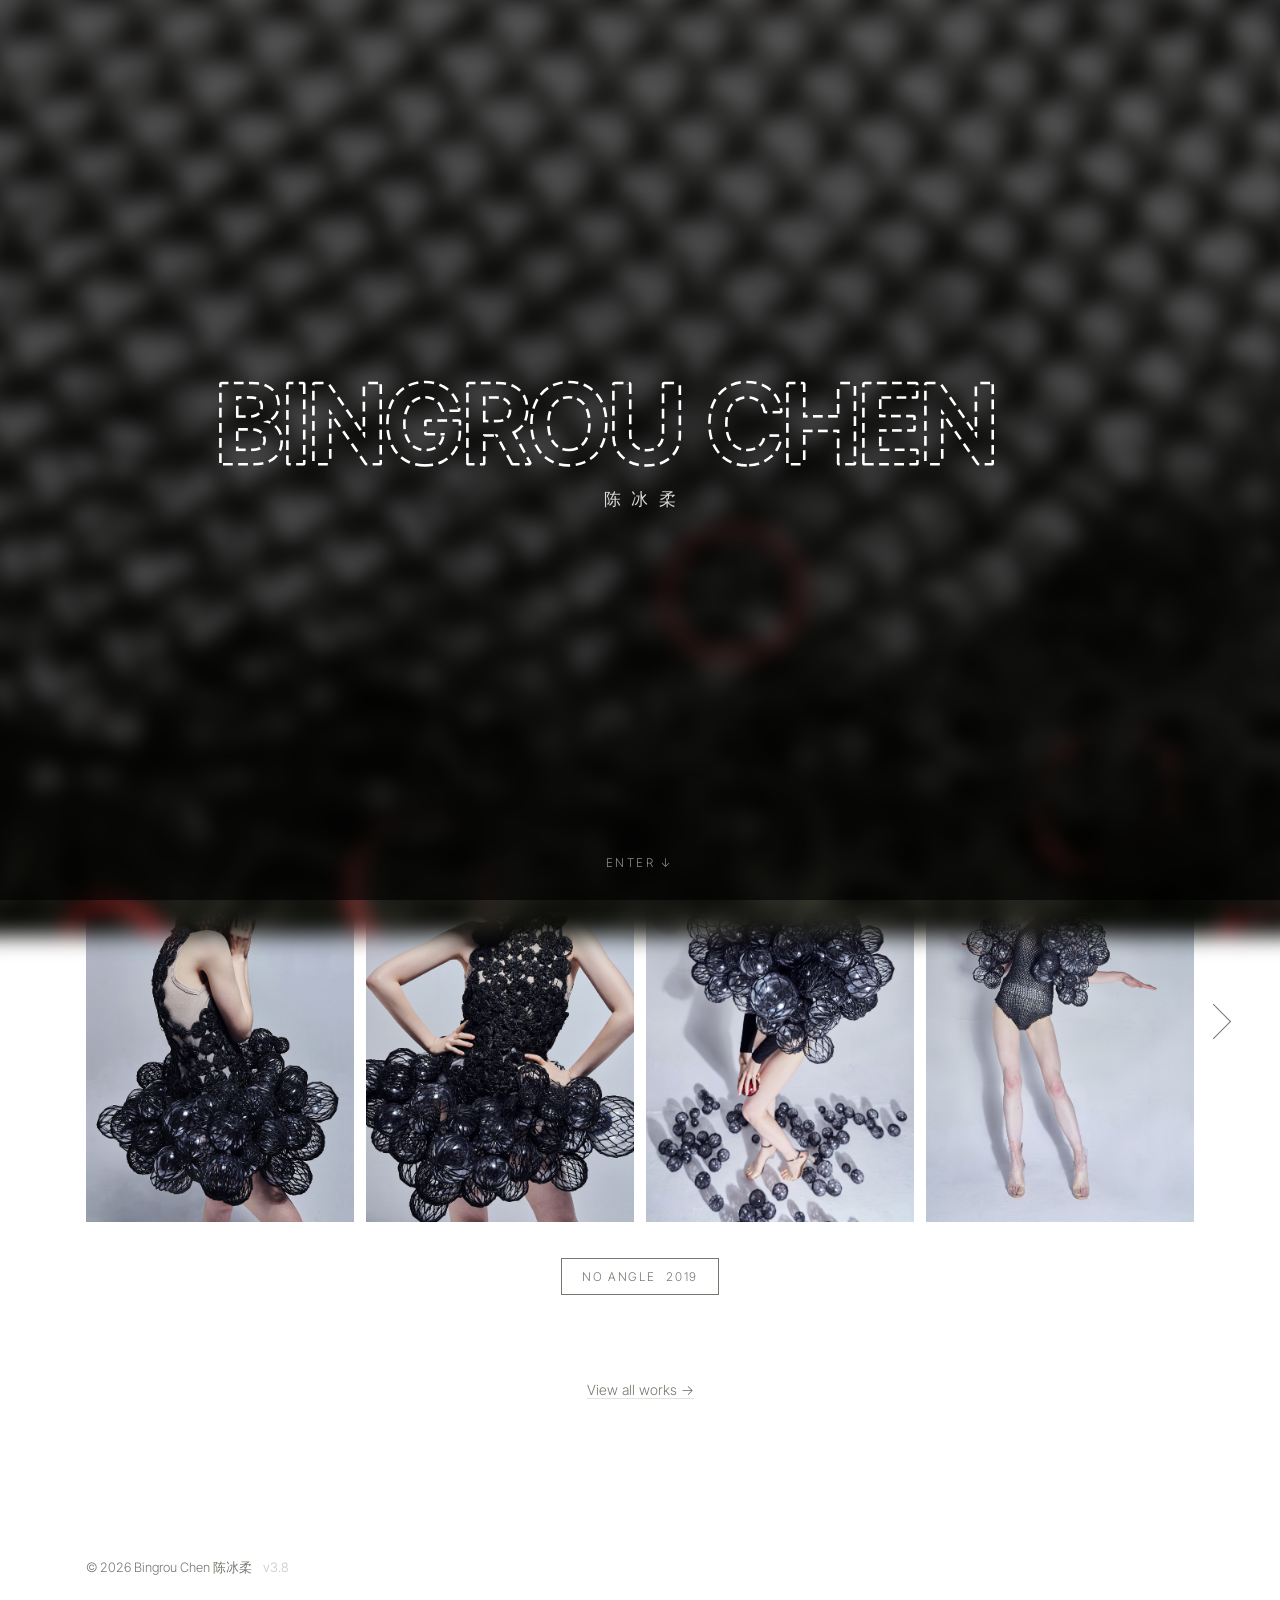
<file: index.html>
<!doctype html>
<html lang="en" translate="no">
<head>
<meta charset="utf-8">
<meta name="google" content="notranslate">
<meta name="viewport" content="width=device-width, initial-scale=1">
<title>Bingrou Chen 陈冰柔</title>
<meta name="description" content="Bingrou Chen 陈冰柔 — Designer and PhD student exploring new possibilities in fashion and textiles.">
<link rel="preconnect" href="https://fonts.googleapis.com">
<link rel="preconnect" href="https://fonts.gstatic.com" crossorigin>
<link href="https://fonts.googleapis.com/css2?family=Inter+Tight:wght@300;400;600&display=swap" rel="stylesheet">
<link rel="preload" as="image" href="images/splash.jpg">
<link rel="stylesheet" href="assets/css/style.css?v=20261102h">
</head>
<body data-page="home">
<header id="site-header"></header>
<main class="wrap" id="app"></main>
<footer id="site-footer"></footer>
<script src="assets/js/main.js?v=20261102h"></script>
</body>
</html>
</file>
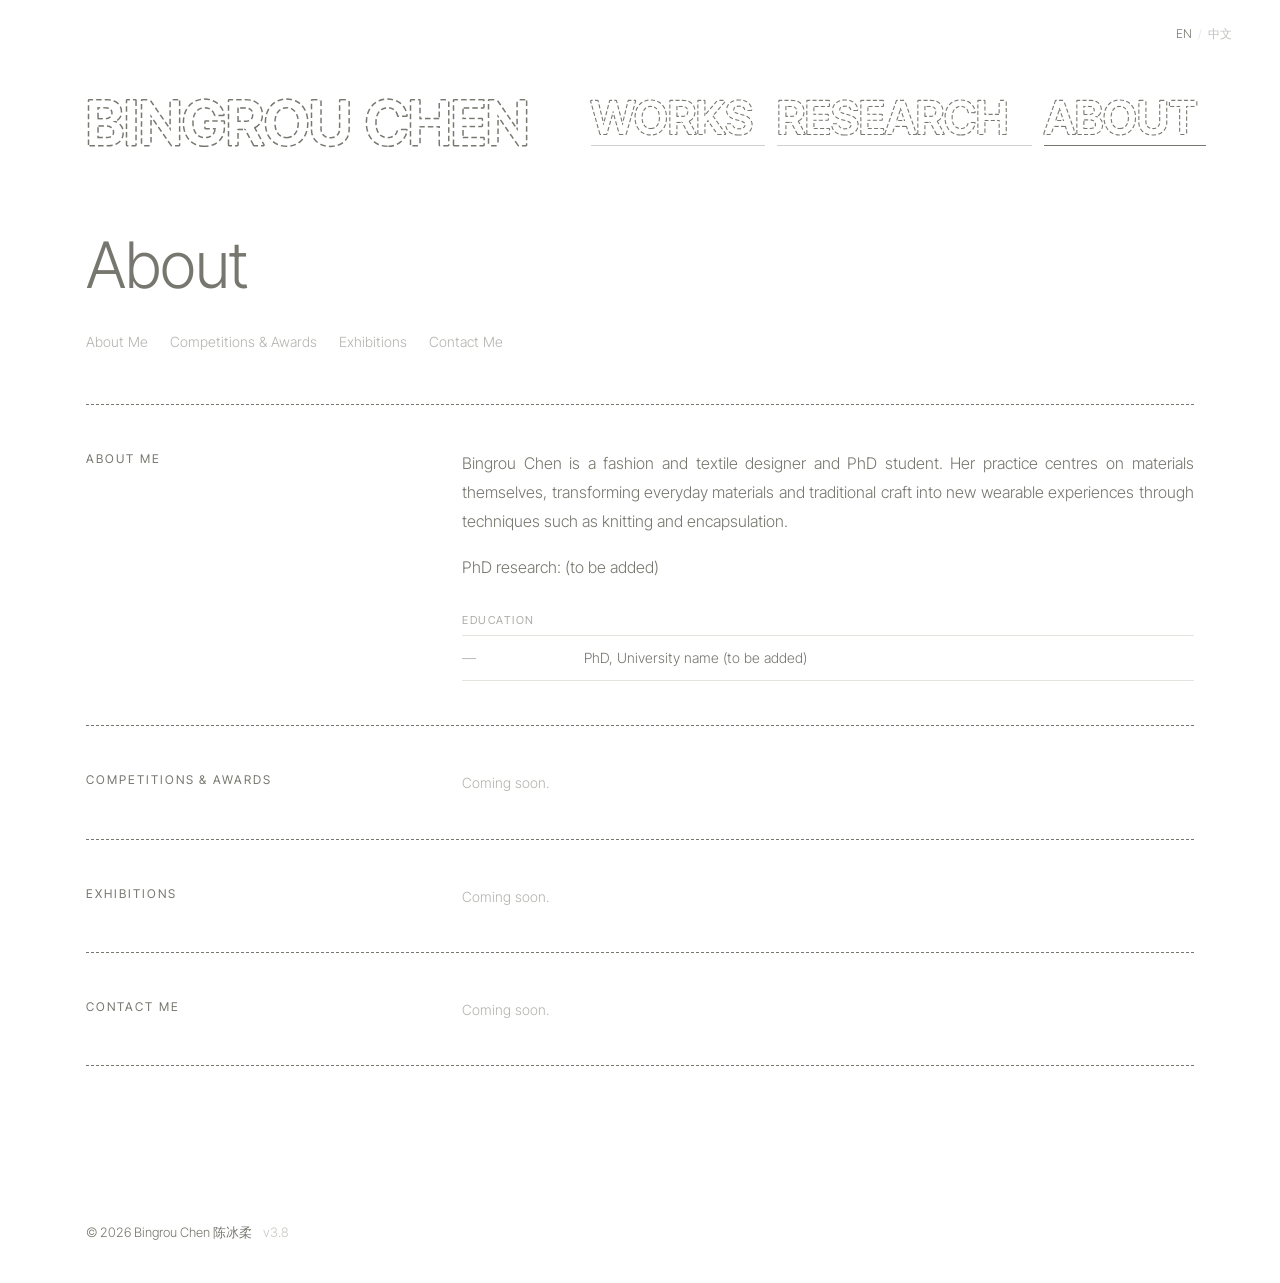
<file: about.html>
<!doctype html>
<html lang="en" translate="no">
<head>
<meta charset="utf-8">
<meta name="google" content="notranslate">
<meta name="viewport" content="width=device-width, initial-scale=1">
<title>Bingrou Chen 陈冰柔</title>
<meta name="description" content="Bingrou Chen 陈冰柔 — Designer and PhD student exploring new possibilities in fashion and textiles.">
<link rel="preconnect" href="https://fonts.googleapis.com">
<link rel="preconnect" href="https://fonts.gstatic.com" crossorigin>
<link href="https://fonts.googleapis.com/css2?family=Inter+Tight:wght@300;400;600&display=swap" rel="stylesheet">
<link rel="stylesheet" href="assets/css/style.css?v=20261102h">
</head>
<body data-page="about">
<header id="site-header"></header>
<main class="wrap" id="app"></main>
<footer id="site-footer"></footer>
<script src="assets/js/main.js?v=20261102h"></script>
</body>
</html>
</file>
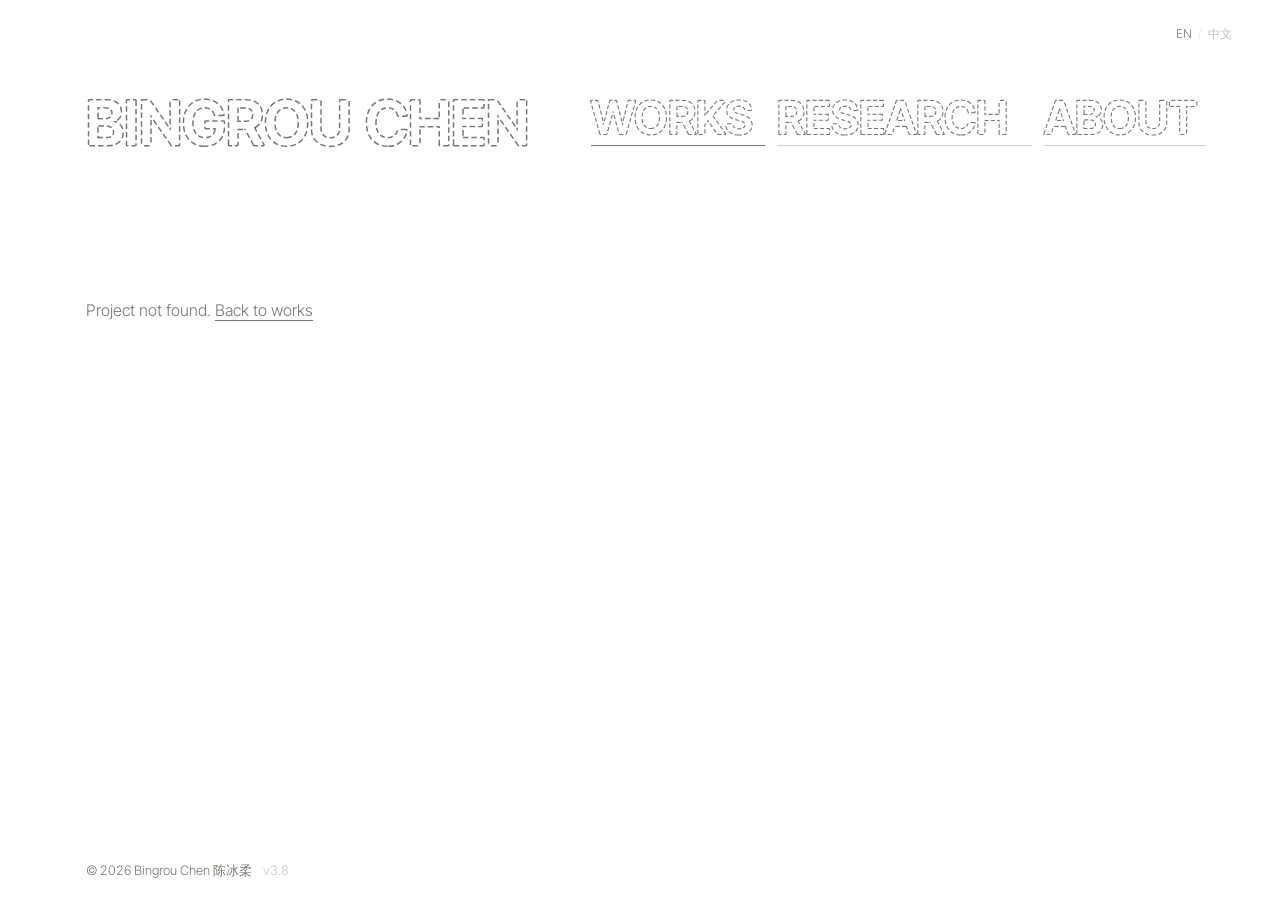
<file: project.html>
<!doctype html>
<html lang="en" translate="no">
<head>
<meta charset="utf-8">
<meta name="google" content="notranslate">
<meta name="viewport" content="width=device-width, initial-scale=1">
<title>Bingrou Chen 陈冰柔</title>
<meta name="description" content="Bingrou Chen 陈冰柔 — Designer and PhD student exploring new possibilities in fashion and textiles.">
<link rel="preconnect" href="https://fonts.googleapis.com">
<link rel="preconnect" href="https://fonts.gstatic.com" crossorigin>
<link href="https://fonts.googleapis.com/css2?family=Inter+Tight:wght@300;400;600&display=swap" rel="stylesheet">
<link rel="stylesheet" href="assets/css/style.css?v=20261102h">
</head>
<body data-page="project">
<header id="site-header"></header>
<main class="wrap" id="app"></main>
<footer id="site-footer"></footer>
<script src="assets/js/main.js?v=20261102h"></script>
</body>
</html>
</file>
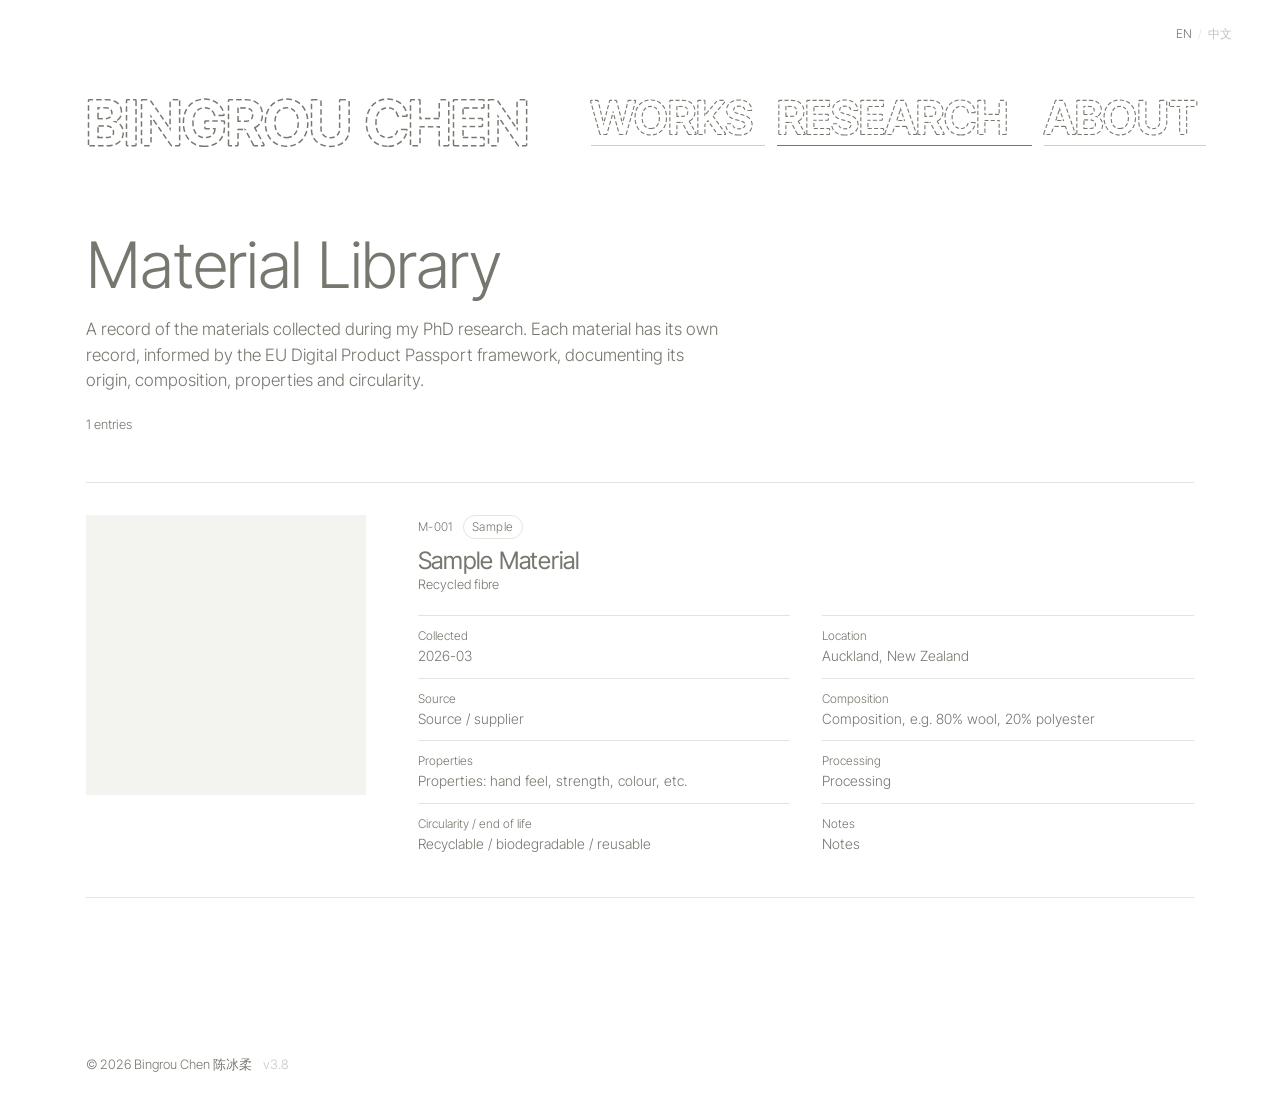
<file: research.html>
<!doctype html>
<html lang="en" translate="no">
<head>
<meta charset="utf-8">
<meta name="google" content="notranslate">
<meta name="viewport" content="width=device-width, initial-scale=1">
<title>Bingrou Chen 陈冰柔</title>
<meta name="description" content="Bingrou Chen 陈冰柔 — Designer and PhD student exploring new possibilities in fashion and textiles.">
<link rel="preconnect" href="https://fonts.googleapis.com">
<link rel="preconnect" href="https://fonts.gstatic.com" crossorigin>
<link href="https://fonts.googleapis.com/css2?family=Inter+Tight:wght@300;400;600&display=swap" rel="stylesheet">
<link rel="stylesheet" href="assets/css/style.css?v=20261102h">
</head>
<body data-page="research">
<header id="site-header"></header>
<main class="wrap" id="app"></main>
<footer id="site-footer"></footer>
<script src="assets/js/main.js?v=20261102h"></script>
</body>
</html>
</file>
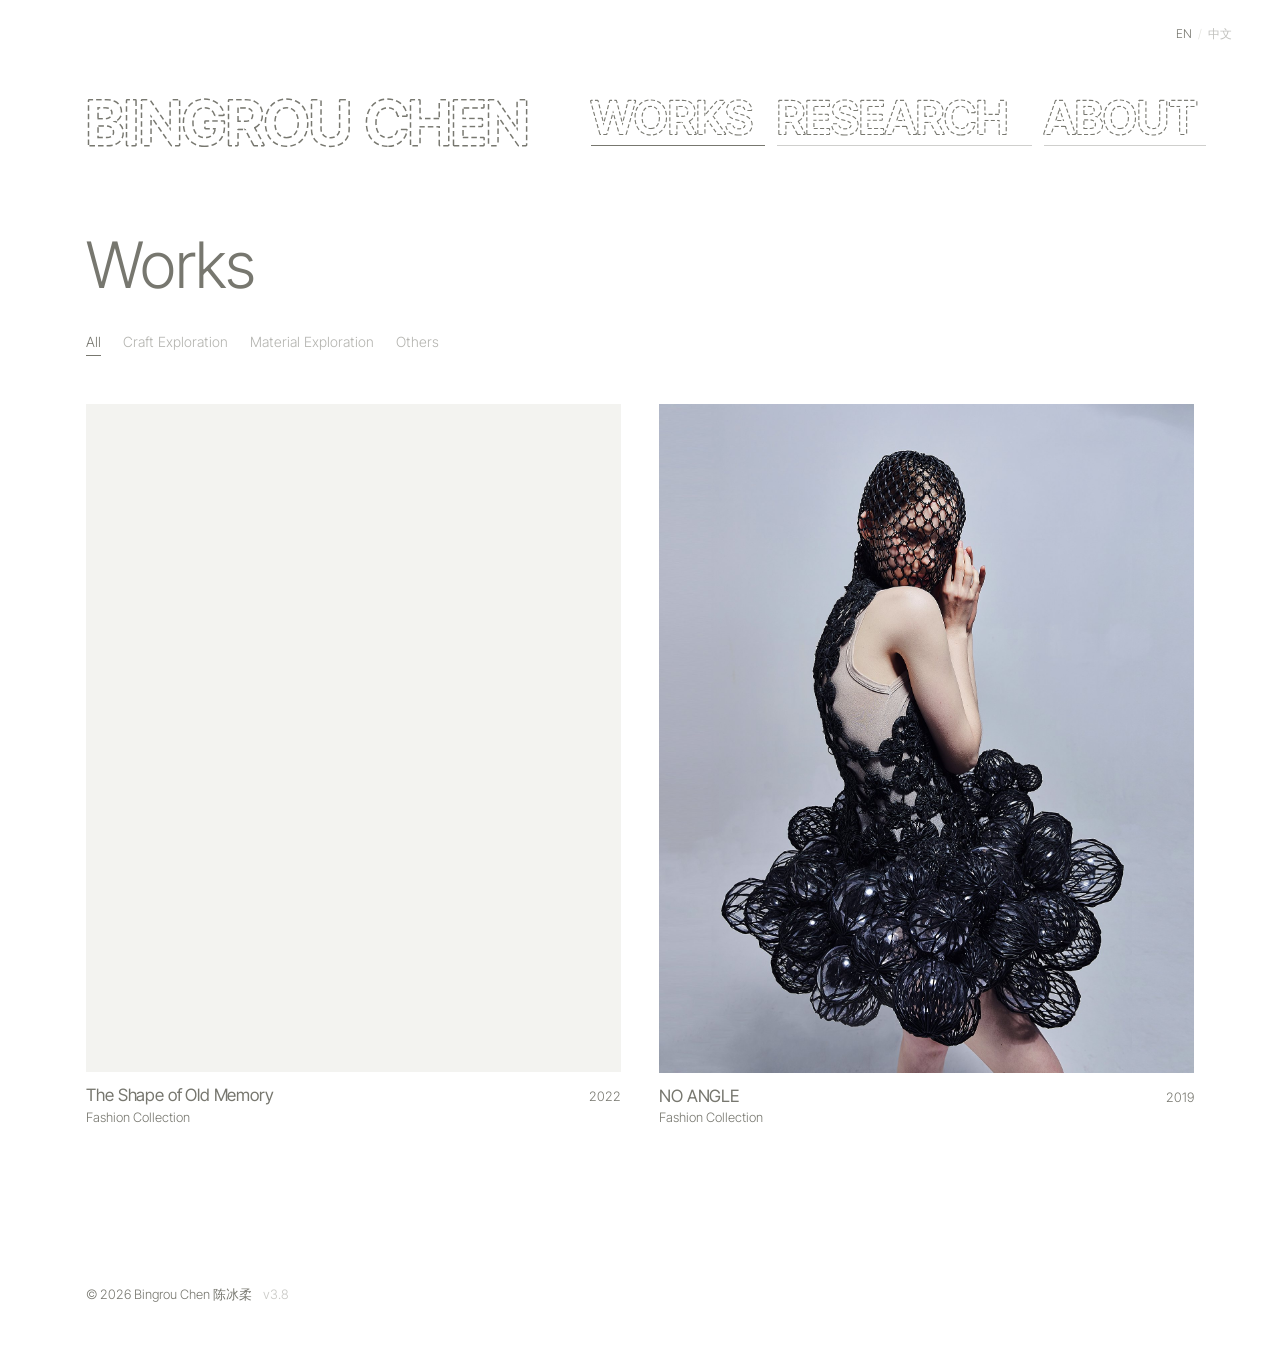
<file: works.html>
<!doctype html>
<html lang="en" translate="no">
<head>
<meta charset="utf-8">
<meta name="google" content="notranslate">
<meta name="viewport" content="width=device-width, initial-scale=1">
<title>Bingrou Chen 陈冰柔</title>
<meta name="description" content="Bingrou Chen 陈冰柔 — Designer and PhD student exploring new possibilities in fashion and textiles.">
<link rel="preconnect" href="https://fonts.googleapis.com">
<link rel="preconnect" href="https://fonts.gstatic.com" crossorigin>
<link href="https://fonts.googleapis.com/css2?family=Inter+Tight:wght@300;400;600&display=swap" rel="stylesheet">
<link rel="stylesheet" href="assets/css/style.css?v=20261102h">
</head>
<body data-page="works">
<header id="site-header"></header>
<main class="wrap" id="app"></main>
<footer id="site-footer"></footer>
<script src="assets/js/main.js?v=20261102h"></script>
</body>
</html>
</file>
<file: assets/css/style.css>
/* ============================================================
   视觉风格 / Visual style
   改颜色、字体、间距，只需改下面 :root 里的数值。
   To change colours, fonts or spacing, edit the values in :root below.
   ============================================================ */
:root {
  /* ★ 全站主色：所有文字、虚线字、横线、按钮、箭头都用这一个颜色，改这里就全部一起变
     ★ Site colour: all text, stitched letters, bars, buttons and arrows use this one colour */
  --ink: #77776f;
  --bg: #ffffff;          /* 背景 / background */
  --text: var(--ink);     /* 文字 / text */
  --muted: var(--ink);    /* 次要文字 / secondary text */
  --stitch: var(--ink);   /* 虚线字 / stitched letters */
  --line: #e4e4df;        /* 细分隔线 / hairlines */
  --bar: 1px;             /* 导航下横线粗细 / thickness of the menu bars */
  --ph: #f3f3f0;          /* 图片占位 / image placeholder */
  --font: "Inter Tight", "Helvetica Neue", Helvetica, Arial, "PingFang SC", "Hiragino Sans GB", "Microsoft YaHei", "Noto Sans SC", sans-serif;
  --max: 1280px;          /* 内容最大宽度 / max content width */
  --gutter: clamp(16px, 4vw, 48px);
  --inset: clamp(0px, 3vw, 48px);  /* 全站内容的统一边线 / shared content edge for every page */
}

* { box-sizing: border-box; margin: 0; padding: 0; }
html { -webkit-text-size-adjust: 100%; }
body {
  background: var(--bg); color: var(--text);
  font-family: var(--font); font-weight: 300; font-size: 16px; line-height: 1.6;
  -webkit-font-smoothing: antialiased;
}
a { color: inherit; text-decoration: none; }
button { font: inherit; color: inherit; background: none; border: 0; cursor: pointer; }
img { display: block; width: 100%; height: 100%; object-fit: cover; }
h1, h2, h3 { font-weight: 400; line-height: 1.15; letter-spacing: -0.01em; }

.wrap { max-width: var(--max); margin: 0 auto; padding: 0 var(--gutter); }

/* ---------- 页头 / Header ---------- */
#site-header { position: relative; max-width: var(--max); margin: 0 auto; padding: 0 var(--gutter); }
.header-inner {
  /* 名字高度 = 导航字 + 间距 + 横线，三者上下对齐
     Name height = menu letters + gap + line, so tops and bottoms line up */
  --name-h: clamp(30px, 3.4vw, 46px); --nav-gap: clamp(7px, .8vw, 11px);
  display: flex; justify-content: space-between; align-items: flex-start; flex-wrap: nowrap; gap: 20px 24px;
  padding: clamp(56px, 8vw, 108px) var(--inset) clamp(36px, 4.5vw, 56px);
}
/* 虚线字：改 --stitch 颜色、--dash 虚线长短 / dashed letters: colour and dash length */
.stitch { display: block; overflow: visible; height: var(--h); width: auto; flex-shrink: 0; }
.stitch text {
  font-family: var(--font); font-size: 100px; font-weight: 600; letter-spacing: 0;
  /* 先画虚线、再用背景色填充字的内部，盖住字形内部多余的线
     Stroke first, then fill the inside with the background colour to hide stray inner lines */
  fill: var(--bg); stroke: var(--stitch); stroke-width: 4.8; paint-order: stroke fill;
  stroke-dasharray: var(--dash, 9 5); stroke-linejoin: round; transition: stroke .2s;
}
.brand { display: block; flex-shrink: 0; --h: var(--name-h); }
.nav { display: flex; gap: clamp(8px, 1vw, 12px); --h: calc(var(--name-h) - var(--nav-gap) - var(--bar)); }
.nav a { display: flex; flex-direction: column; gap: var(--nav-gap); }
.bar { display: block; height: var(--bar); background: var(--ink); opacity: .35; transition: opacity .2s; }
.nav a:hover .stitch text, .brand:hover .stitch text { stroke: var(--text); }
.nav a:hover .bar { opacity: .7; }
.nav a.active .stitch text { stroke: var(--text); }
.nav a.active .bar { opacity: 1; }
.sr { position: absolute; width: 1px; height: 1px; overflow: hidden; clip: rect(0 0 0 0); white-space: nowrap; }
.lang { position: absolute; top: 24px; right: var(--gutter); display: flex; gap: 6px; color: var(--line); font-size: 12px; }
.lang button { color: var(--ink); font-size: 12px; opacity: .45; }
.lang button.on { opacity: 1; }
.lang button.on { color: var(--text); }

main.wrap { min-height: 70vh; padding: 0 calc(var(--gutter) + var(--inset)) clamp(72px, 10vw, 140px); }

/* ---------- 首页 / Home ---------- */
.hero { padding: clamp(48px, 10vw, 140px) 0 clamp(32px, 6vw, 72px); max-width: 900px; }
.hero h1 { font-size: clamp(40px, 7vw, 92px); font-weight: 300; letter-spacing: -0.03em; }
.lead { margin-top: 20px; font-size: clamp(17px, 2vw, 22px); color: var(--text); max-width: 640px; line-height: 1.5; }
.lead.small { font-size: 17px; }
.hero-img { display: block; }
.caption { display: block; margin-top: 10px; font-size: 13px; color: var(--muted); }

.section { margin-top: clamp(64px, 9vw, 120px); }
.section-head { display: flex; justify-content: space-between; align-items: baseline; border-top: 1px solid var(--line); padding-top: 16px; margin-bottom: 32px; }
.section-head h2 { font-size: 14px; letter-spacing: .04em; text-transform: uppercase; }
.section-head a { font-size: 14px; color: var(--muted); }
.section-head a:hover { color: var(--text); }

/* ---------- 首页展示 / Home showcase ---------- */
.tagline { text-align: center; color: var(--muted); font-size: 14px; padding: 8px 0 clamp(16px, 3vw, 28px); }
.showcase { padding: clamp(20px, 3vw, 36px) 0 clamp(40px, 6vw, 72px); text-align: center; }
.showcase + .showcase { border-top: 1px solid var(--line); }
.slider { position: relative; }
.track {
  display: grid; grid-auto-flow: column;
  grid-auto-columns: calc((100% - 3 * var(--gap)) / 4);   /* 一屏 4 张 / 4 images per view */
  --gap: clamp(8px, 1vw, 14px); gap: var(--gap);
  overflow-x: auto; scroll-snap-type: x mandatory; scrollbar-width: none;
}
.track::-webkit-scrollbar { display: none; }
.slide { scroll-snap-align: start; display: block; }
.slide .ph { aspect-ratio: 2 / 3; }
.arrow {
  position: absolute; top: 50%; transform: translateY(-50%); width: 40px; height: 64px; transition: opacity .2s;
}
.arrow::before { content: ""; position: absolute; inset: 0; margin: auto; width: 24px; height: 24px; border: solid var(--ink); border-width: 1px 1px 0 0; }
.arrow.prev { left: clamp(-52px, -3.6vw, -8px); } .arrow.prev::before { transform: translateX(6px) rotate(-135deg); }
.arrow.next-btn { right: clamp(-52px, -3.6vw, -8px); } .arrow.next-btn::before { transform: translateX(-6px) rotate(45deg); }
.arrow:disabled { opacity: 0; pointer-events: none; }
.showcase-link { margin-top: clamp(24px, 3vw, 36px); }
.showcase-link span { color: var(--muted); margin-left: 6px; }
.btn:hover span { color: inherit; }
.all-link { text-align: center; padding-top: 12px; font-size: 14px; }
.all-link a { color: var(--muted); border-bottom: 1px solid var(--line); }
.all-link a:hover { color: var(--text); }

.feature { text-align: center; padding: clamp(40px, 6vw, 72px) 0 0; max-width: 760px; margin: 0 auto; }
.btn { display: inline-block; border: 1px solid var(--text); padding: 8px 20px; font-size: 12px; letter-spacing: .14em; text-transform: uppercase; transition: background .2s, color .2s; }
.btn:hover { background: var(--text); color: var(--bg); }
.feature h2 { margin-top: clamp(36px, 5vw, 56px); font-size: clamp(22px, 3vw, 30px); letter-spacing: .06em; }
.feature-meta { margin-top: 8px; font-size: 13px; color: var(--muted); }
.prose.center { margin: 20px auto 0; font-size: 16px; color: var(--text); }

/* ---------- 开屏动画 / Animated intro ----------
   --sew-time：缝出名字用的时间 / how long the name takes to be sewn */
.splash {
  --sew-time: 1.8s;
  --sew-delay: 0s; --dim-delay: 0s; --dim-time: 1.5s; --dim: .6; --blur: 10px;   /* 有视频时由 data.js 的 sewDelay 设置 / set from sewDelay in data.js when there's a video */
  position: fixed; inset: 0; z-index: 100; background: var(--bg);
  display: flex; align-items: center; justify-content: center; cursor: pointer;
  transition: opacity 1s ease, visibility 1s;
}
.splash img, .splash video { position: absolute; inset: 0; width: 100%; height: 100%; object-fit: cover; }
.splash.has-media { background: #000; --bg: #000; --stitch: #fff; }
/* 照片：先清晰，再慢慢模糊；黑色叠层同时慢慢加深
   Photo: starts sharp, then slowly blurs while a black layer slowly deepens */
.splash.has-media img, .splash.has-media video { transform: scale(1.02); }
.splash.play.has-media img, .splash.play.has-media video { animation: soften var(--dim-time) ease-out var(--dim-delay) forwards; }
.splash.has-media::after {
  content: ""; position: absolute; inset: 0; pointer-events: none; opacity: 0;
  background: radial-gradient(ellipse 70% 55% at 50% 50%, rgba(0,0,0,calc(var(--dim) + .1)) 0%, rgba(0,0,0,var(--dim)) 100%);
}
.splash.play.has-media::after { animation: dim var(--dim-time) ease-out var(--dim-delay) forwards; }
@keyframes soften { to { filter: blur(var(--blur)); transform: scale(1.08); } }
@keyframes dim { to { opacity: 1; } }
.splash-name, .splash-skip { z-index: 1; }
.splash-name { position: relative; display: flex; flex-direction: column; align-items: center; gap: clamp(14px, 2vw, 22px); }
.sew { position: relative; --h: clamp(30px, 6vw, 84px); }
.splash .stitch text { fill: none; stroke-width: 4.8; }
.splash .stitch text.cut { fill: #000; stroke: none; animation: none !important; }

/* 遮罩从左往右展开 / the reveal grows from left to right */
.sew-reveal { transform-box: fill-box; transform-origin: left center; transform: scaleX(0); }
.splash.play .sew-reveal { animation: sew var(--sew-time) cubic-bezier(.55,.1,.35,1) var(--sew-delay) forwards; }
/* 针：跟着缝线走的一条细线 / needle: a thin line that travels with the stitching */
.needle { position: absolute; top: -18%; bottom: -18%; left: 0; width: 1px; background: var(--stitch); opacity: 0; }
.splash.play .needle { animation: needle var(--sew-time) cubic-bezier(.55,.1,.35,1) var(--sew-delay) forwards; }
/* 虚线轻轻流动，像线在走 / the dashes drift gently, like thread running */
.splash.play .stitch text { animation: run 1.2s linear infinite; }
.splash-sub { color: var(--stitch); font-size: clamp(13px, 1.5vw, 17px); letter-spacing: .6em; margin-right: -.6em; opacity: 0; }
.splash.play .splash-sub { animation: fadeUp .9s ease calc(var(--sew-delay) + var(--sew-time) - .2s) forwards; }
.splash-skip { position: absolute; bottom: 28px; left: 0; right: 0; margin: auto; width: max-content; color: var(--stitch); opacity: .55; font-size: 12px; letter-spacing: .2em; text-transform: uppercase; }
.splash.has-media .splash-sub, .splash.has-media .splash-skip { color: #fff; }
.splash.out { opacity: 0; visibility: hidden; }
body.no-scroll { overflow: hidden; }
@keyframes sew { to { transform: scaleX(1); } }
@keyframes needle { 0% { left: 0; opacity: 0; } 8% { opacity: .8; } 85% { opacity: .8; } 100% { left: 100%; opacity: 0; } }
@keyframes run { to { stroke-dashoffset: -14; } }
@keyframes fadeUp { from { opacity: 0; transform: translateY(6px); } to { opacity: .85; transform: none; } }
@media (prefers-reduced-motion: reduce) {
  .splash.play .sew-reveal, .splash.play .needle, .splash.play .stitch text, .splash.play .splash-sub { animation: none; }
  .splash.play.has-media img, .splash.play.has-media video { animation: none; filter: blur(var(--blur)); }
  .splash.play.has-media::after { animation: none; opacity: 1; }
  .sew-reveal { transform: none; } .splash-sub { opacity: .85; }
}

/* ---------- 网格与卡片 / Grid & cards ---------- */
.grid { display: grid; grid-template-columns: repeat(2, 1fr); gap: clamp(32px, 4vw, 56px) clamp(20px, 3vw, 40px); }
.card { display: block; }
.card .ph img { transition: transform .6s ease; }
.card:hover .ph img { transform: scale(1.02); }
.card-meta { display: flex; justify-content: space-between; align-items: baseline; gap: 12px; margin-top: 14px; }
.card-meta h3 { font-size: 17px; }
.card-meta span, .card-sub { font-size: 13px; color: var(--muted); }

/* ---------- 图片占位 / Image placeholders ---------- */
.ph { position: relative; overflow: hidden; background: var(--ph); }
.ph.ratio-45 { aspect-ratio: 4 / 5; }
.ph.ratio-wide { aspect-ratio: 16 / 9; }
.ph.ratio-sq { aspect-ratio: 1 / 1; }
.gallery .ph { aspect-ratio: 4 / 5; }
.ph img { position: absolute; inset: 0; }
.ph-label { display: none; }
.ph.missing .ph-label {
  display: flex; position: absolute; inset: 0; align-items: center; justify-content: center;
  font-size: 12px; color: var(--ink); opacity: .5; letter-spacing: .02em; padding: 12px; text-align: center;
}

/* ---------- 页面标题与筛选 / Page head & filters ---------- */
.page-head { padding: clamp(8px, 2vw, 28px) 0 clamp(28px, 4vw, 48px); }
.page-head h1 { font-size: clamp(36px, 5vw, 64px); font-weight: 300; letter-spacing: -0.02em; }
.page-head .lead { margin-top: 16px; }
.filters { display: flex; flex-wrap: wrap; gap: 8px 22px; margin-top: 28px; font-size: 14px; }
.filters a, .filters button { color: var(--ink); opacity: .55; padding: 2px 0; border-bottom: 1px solid transparent; }
.filters a:hover, .filters button:hover { color: var(--text); }
.filters a.on, .filters button.on { opacity: 1; color: var(--text); border-bottom-color: var(--text); }
.count { margin-top: 20px; font-size: 13px; color: var(--muted); }

/* ---------- 项目详情 / Project ---------- */
.back { display: inline-block; margin-top: 32px; font-size: 14px; color: var(--muted); }
.back:hover { color: var(--text); }
.project-head { padding: clamp(28px, 5vw, 64px) 0 clamp(24px, 4vw, 40px); }
.project-head h1 { font-size: clamp(36px, 6vw, 76px); font-weight: 300; letter-spacing: -0.02em; }
.alt-title { margin-top: 8px; color: var(--muted); font-size: 18px; }
.project-body { display: grid; grid-template-columns: 1fr 2fr; gap: clamp(24px, 5vw, 80px); margin: clamp(32px, 5vw, 64px) 0; }
.facts div { border-top: 1px solid var(--line); padding: 12px 0; display: grid; grid-template-columns: 96px 1fr; gap: 12px; font-size: 14px; }
.facts dt { color: var(--muted); }
.facts .tags { display: flex; flex-wrap: wrap; gap: 6px 14px; font-size: 13px; color: var(--muted); border-bottom: 1px solid var(--line); }
.facts .tags a:hover { color: var(--text); }
.prose p + p { margin-top: 1.1em; }
.prose { font-size: 17px; line-height: 1.75; max-width: 680px; }
.prose.big { font-size: clamp(18px, 2vw, 22px); line-height: 1.6; }
.gallery { display: grid; grid-template-columns: repeat(2, 1fr); gap: clamp(12px, 2vw, 24px); }
.video { position: relative; aspect-ratio: 16 / 9; margin-bottom: clamp(12px, 2vw, 24px); background: var(--ph); }
.video iframe { position: absolute; inset: 0; width: 100%; height: 100%; border: 0; }
.next { display: flex; flex-direction: column; gap: 6px; margin-top: clamp(64px, 9vw, 120px); padding-top: 20px; border-top: 1px solid var(--line); }
.next span { font-size: 13px; color: var(--muted); }
.next strong { font-weight: 300; font-size: clamp(24px, 3vw, 36px); }
.empty { padding: 96px 0; }
.empty a { border-bottom: 1px solid; }

/* ---------- 材料库 / Material library ---------- */
.materials { display: grid; gap: 0; border-top: 1px solid var(--line); }
.material { display: grid; grid-template-columns: minmax(160px, 280px) 1fr; gap: clamp(20px, 4vw, 56px); padding: 32px 0; border-bottom: 1px solid var(--line); }
.material-head { display: flex; gap: 10px; align-items: center; font-size: 12px; color: var(--muted); letter-spacing: .04em; }
.badge { border: 1px solid var(--line); padding: 1px 8px; border-radius: 20px; }
.material h3 { font-size: 24px; margin-top: 8px; }
.mfields { display: grid; grid-template-columns: repeat(2, 1fr); gap: 0 32px; margin-top: 20px; }
.mfields div { border-top: 1px solid var(--line); padding: 10px 0; font-size: 14px; }
.mfields dt { font-size: 12px; color: var(--muted); }

/* ---------- 关于 / About ---------- */
.about { display: grid; grid-template-columns: 3fr 2fr; gap: clamp(32px, 6vw, 96px); }
.cv + .cv { margin-top: 40px; }
.cv h2 { font-size: 13px; letter-spacing: .04em; text-transform: uppercase; color: var(--muted); padding-bottom: 10px; border-bottom: 1px solid var(--line); }
.cv ul { list-style: none; }
.cv li { display: grid; grid-template-columns: 80px 1fr; gap: 12px; padding: 10px 0; border-bottom: 1px solid var(--line); font-size: 14px; }
.cv li span:first-child { color: var(--muted); }
.contact { padding-top: 12px; font-size: 15px; }
.contact a { border-bottom: 1px solid var(--line); }

/* ---------- 页脚 / Footer ---------- */
#site-footer {
  max-width: var(--max); margin: 0 auto; padding: 28px calc(var(--gutter) + var(--inset)) 40px;
  display: flex; justify-content: space-between; flex-wrap: wrap; gap: 12px;
  font-size: 13px; color: var(--muted);
}
#site-footer .links { display: flex; gap: 20px; }
#site-footer a:hover { color: var(--text); }

/* ---------- 平板 / Tablet ---------- */
@media (max-width: 1024px) and (min-width: 721px) {
  .header-inner { flex-direction: column; align-items: flex-start; }
  .track { grid-auto-columns: calc((100% - 2 * var(--gap)) / 2.5); }
}

/* ---------- 手机 / Mobile ---------- */
@media (max-width: 720px) {
  .header-inner { padding: 64px 0 32px; flex-direction: column; align-items: flex-start; gap: 22px; }
  .brand { --h: 28px; }
  .nav { --h: 17px; }
  .header-inner { --name-h: 28px; }
  .lang { top: 16px; }
  .track { grid-auto-columns: 78%; }
  :root { --inset: 0px; }
  .arrow { display: none; }
  .grid, .gallery { grid-template-columns: 1fr; }
  .project-body, .about { grid-template-columns: 1fr; }
  .material { grid-template-columns: 1fr; }
  .mfields { grid-template-columns: 1fr; }
}

.ver { font-style: normal; opacity: .4; margin-left: 8px; }  /* 版本号 / version number */

/* ---------- WORKS 下拉菜单 / WORKS dropdown ---------- */
#site-header { z-index: 30; }
.nav-item { position: relative; display: flex; }
.menu {
  position: absolute; top: 100%; left: 0; z-index: 40; padding-top: 14px; min-width: 100%; width: max-content; max-width: 320px;
  opacity: 0; visibility: hidden; transform: translateY(-6px); transition: opacity .25s ease, transform .25s ease, visibility .25s;
}
.has-menu:hover .menu, .has-menu:focus-within .menu { opacity: 1; visibility: visible; transform: none; }
/* 没有边框：白色底，边缘柔和地淡出，文字和 WORKS 左对齐
   No border: a white panel with soft edges, text aligned with WORKS */
.menu > ul {
  background: var(--bg); padding: 10px 18px 16px; margin-left: -18px;
  box-shadow: 0 18px 36px -18px rgba(40, 40, 30, .14); border-radius: 2px;
}
.menu li { list-style: none; }
.menu-head { display: block; padding: 7px 0; font-size: 12px; letter-spacing: .14em; text-transform: uppercase; color: var(--ink); opacity: .6; transition: opacity .2s; }
.menu-head:hover { opacity: 1; }
/* 系列列表左侧是一条虚线，呼应缝线 / a dashed line beside the series, echoing the stitching */
.menu-sub { margin: 2px 0 8px 2px; padding-left: 14px; border-left: 1px dashed var(--ink); }
.menu-sub a { display: block; padding: 4px 0; font-size: 14px; color: var(--ink); opacity: .75; transition: opacity .2s; }
.menu-sub a:hover { opacity: 1; }
@media (max-width: 720px) { .menu { display: none; } }

/* ---------- 项目页：封面在取景框里从上往下慢慢滑动 / Project cover slowly pans from top to bottom ----------
   --pan-time：滑动一次用几秒 / seconds for one pass */
.ph.pan { --pan-time: 14s; }
.ph.pan img { object-position: 50% 0%; animation: pan var(--pan-time) ease-in-out .6s infinite alternate; }
@keyframes pan { to { object-position: 50% 100%; } }
@media (prefers-reduced-motion: reduce) { .ph.pan img { animation: none; object-position: 50% 30%; } }

/* ---------- Looks ---------- */
.looks { margin: clamp(48px, 7vw, 96px) 0 clamp(40px, 6vw, 80px); }
.look + .look { margin-top: clamp(40px, 6vw, 72px); }
.look-name { font-size: 12px; letter-spacing: .16em; text-transform: uppercase; color: var(--ink); padding-bottom: 12px; margin-bottom: clamp(14px, 2vw, 20px); border-bottom: 1px dashed var(--ink); }
.look-grid { display: grid; grid-template-columns: repeat(3, 1fr); gap: clamp(10px, 1.6vw, 20px); }
.look-grid .ph { aspect-ratio: 3 / 4; }
.zoomable:not(.missing) { cursor: zoom-in; }
.zoomable img { transition: transform .6s ease; }
.look-grid .zoomable:hover img, .gallery .zoomable:hover img { transform: scale(1.02); }

/* ---------- 大图查看 / Lightbox ---------- */
.lightbox { position: fixed; inset: 0; z-index: 200; background: var(--bg); display: flex; align-items: center; justify-content: center; padding: clamp(16px, 4vw, 56px); cursor: zoom-out; animation: lbIn .3s ease; }
.lightbox img { position: static; width: auto; height: auto; max-width: 100%; max-height: 100%; object-fit: contain; cursor: default; }
.lb-close { position: absolute; top: 14px; right: 20px; font-size: 30px; line-height: 1; color: var(--ink); }
.lb-prev, .lb-next { position: absolute; top: 50%; width: 48px; height: 72px; transform: translateY(-50%); }
.lb-prev { left: 8px; } .lb-next { right: 8px; }
.lb-prev::before, .lb-next::before { content: ""; position: absolute; inset: 0; margin: auto; width: 20px; height: 20px; border: solid var(--ink); border-width: 1px 1px 0 0; pointer-events: none; }
.lb-prev::before { transform: translateX(5px) rotate(-135deg); } .lb-next::before { transform: translateX(-5px) rotate(45deg); }
@keyframes lbIn { from { opacity: 0; } }
@media (max-width: 720px) { .look-grid { grid-template-columns: repeat(2, 1fr); } }

/* ---------- 项目介绍：两端对齐，字体字号与左边信息栏一致
   Project description: justified, same font and size as the facts column ---------- */
.project-body .prose {
  font-size: 14px; line-height: 1.85; max-width: none;
  text-align: justify; text-justify: inter-character;
  hyphens: auto; -webkit-hyphens: auto;   /* 英文自动断词，避免词间空隙过大 / hyphenate English to avoid wide gaps */
}
.project-body .prose p { margin: 0; padding-top: 12px; }
.project-body .prose p + p { margin-top: .9em; }

/* ---------- 项目页统一网格：介绍区和下面的图片窗口用同一套三列和间距
   One shared grid on project pages: the description and the image windows below
   use the same three columns and gap, so their edges line up ---------- */
.project { --col-gap: clamp(12px, 1.6vw, 20px); }
.project .look-grid, .project .gallery { gap: var(--col-gap); }
.project-body { grid-template-columns: repeat(3, 1fr); column-gap: var(--col-gap); row-gap: 24px; }
.project-body .facts { grid-column: 1; }
.project-body .prose { grid-column: 2 / span 2; border-top: 1px solid var(--line); }
.project-body .prose p:last-child { padding-bottom: 12px; }
@media (max-width: 720px) {
  .project-body { grid-template-columns: 1fr; }
  .project-body .facts, .project-body .prose { grid-column: 1; }
}
.project-body .prose p:first-child { padding-top: 10px; }   /* 第一行与左边“2019”同一基线 / first line on the same baseline as “2019” */

/* ---------- 关于页：四个分区，和作品页一样用三列网格
   About page: four parts on the same three-column grid as project pages ---------- */
.about-part { --col-gap: clamp(12px, 1.6vw, 20px); display: grid; grid-template-columns: repeat(3, 1fr); column-gap: var(--col-gap);
  padding: clamp(28px, 4vw, 44px) 0; border-top: 1px dashed var(--ink); scroll-margin-top: 24px; }
.about-part:last-child { border-bottom: 1px dashed var(--ink); }
.part-name { grid-column: 1; font-size: 12px; letter-spacing: .16em; text-transform: uppercase; color: var(--ink); padding-top: 3px; }
.part-body { grid-column: 2 / span 2; font-size: 14px; }
.about-bio { font-size: 16px; line-height: 1.8; max-width: none; text-align: justify; hyphens: auto; -webkit-hyphens: auto; }
.sub-name { margin-top: 32px; font-size: 11px; letter-spacing: .14em; text-transform: uppercase; opacity: .6; padding-bottom: 8px; }
.cv-list { list-style: none; border-top: 1px solid var(--line); }
.cv-list li { display: grid; grid-template-columns: 110px 1fr; gap: 12px; padding: 11px 0; border-bottom: 1px solid var(--line); line-height: 1.6; }
.cv-list li span:first-child { opacity: .6; }
.contact-list a { border-bottom: 1px solid var(--line); justify-self: start; }
.contact-list a:hover { border-bottom-color: var(--ink); }
.soon { opacity: .55; padding-top: 2px; }
.menu-right { left: auto; right: 0; }
.menu-right > ul { margin-left: 0; margin-right: -18px; }
@media (max-width: 720px) {
  .about-part { grid-template-columns: 1fr; row-gap: 16px; }
  .part-name, .part-body { grid-column: 1; }
}

/* ---------- Looks：按横竖构图自动分行 / rows laid out by photo orientation ---------- */
.look-row { display: flex; gap: var(--col-gap); margin: 0 auto; }
.look-row + .look-row { margin-top: var(--col-gap); }
.look-row .ph { min-width: 0; }
.look-row .zoomable:hover img { transform: scale(1.02); }
@media (max-width: 720px) {
  .look-row { flex-direction: column; max-width: none !important; }
  .look-row .ph { flex: none !important; width: 100%; }
}

/* ---------- 两个 Look 并排 / two looks side by side ---------- */
.look-line { display: flex; gap: var(--col-gap); align-items: flex-start; }
.look-line + .look, .look + .look-line, .look-line + .look-line { margin-top: clamp(40px, 6vw, 72px); }
.look-line .look { min-width: 0; }
.look-line .look + .look { margin-top: 0; }
@media (max-width: 720px) {
  .look-line { flex-direction: column; gap: clamp(40px, 8vw, 56px); }
  .look-line .look { flex: none !important; width: 100%; }
}

/* ---------- 创作过程 / Creative process ----------
   --strip-h：照片条的高度 / height of the photo strip */
.process { margin: clamp(56px, 8vw, 104px) 0 clamp(40px, 6vw, 80px); }
.process-text { display: grid; grid-template-columns: repeat(3, 1fr); column-gap: var(--col-gap); margin-bottom: clamp(20px, 3vw, 32px); }
.process-text .prose { grid-column: 2 / span 2; font-size: 14px; line-height: 1.85; max-width: none; text-align: justify; hyphens: auto; -webkit-hyphens: auto; }
.process-text .prose p + p { margin-top: .9em; }
.ptrack {
  --per: 4;                       /* 一屏几格 / slots per view */
  --slot: calc((100% - (var(--per) - 1) * var(--col-gap)) / var(--per));
  container-type: inline-size;
  display: grid; grid-auto-flow: column; grid-auto-columns: var(--slot); gap: var(--col-gap); align-items: start;
  padding: 26px 0; margin: -26px 0;   /* 上下留出放大的空间，左右与内容对齐 / vertical room for enlarging; sides stay aligned */
}
.pcell { margin: 0; scroll-snap-align: start; transition: opacity .35s ease; }
.pcell.wide { grid-column: span 2; }
/* 每格高度一样（竖版 2:3 的高度）/ every slot has the same height (that of a 2:3 portrait) */
.pslide { height: calc((100cqw - (var(--per) - 1) * var(--col-gap)) / var(--per) * 1.5); cursor: zoom-in;
  transition: transform .45s cubic-bezier(.2,.7,.2,1), box-shadow .45s ease; }
.pslide.missing { cursor: default; }
/* 图注：平时隐藏，鼠标移到照片上才浮现；和照片的距离 = 照片之间的距离
   Caption: hidden until the photo is hovered; its distance from the photo = the gap between photos */
.pcell { --ph-h: calc((100cqw - (var(--per) - 1) * var(--col-gap)) / var(--per) * 1.5); }
.pcell figcaption {
  margin-top: var(--col-gap); font-size: 12px; line-height: 1.55; color: var(--ink);
  opacity: 0; transform: translateY(-4px); transition: opacity .35s ease, transform .45s cubic-bezier(.2,.7,.2,1);
}
/* 照片放大 6% 时底边下移 3%，图注跟着下移，间距保持不变 / the enlarged photo's bottom moves down 3%, so the caption follows to keep the gap */
.ptrack .pcell:hover figcaption { opacity: .85; transform: translateY(calc(var(--ph-h) * .03)); }
@media (hover: none) { .pcell figcaption { opacity: .85; transform: none; } }
/* 鼠标停在一张上：这张浮起放大，其它的变淡 / hover: this one lifts and enlarges, the others fade */
.ptrack:hover .pcell { opacity: .5; }
.ptrack .pcell:hover { opacity: 1; }
.ptrack .pslide:not(.missing):hover { transform: scale(1.06); z-index: 2; position: relative; box-shadow: 0 18px 40px -14px rgba(30, 30, 25, .35); }
.ptrack .pslide img { transition: none; }
@media (hover: none) { .ptrack:hover .pcell { opacity: 1; } }
/* 大图下的说明 / caption under the full-size image */
.lb-fig { margin: 0; display: flex; flex-direction: column; align-items: center; max-width: 100%; max-height: 100%; }
.lb-fig img { max-height: calc(100vh - 80px); }
.lb-cap { font-size: 13px; line-height: 1.7; color: var(--ink); cursor: default; }
/* 有图注时：图片在左，文字在右，底部对齐 / with a caption: image left, text right, bottoms aligned */
.lb-fig.has-cap { flex-direction: row; align-items: flex-end; gap: clamp(20px, 2.4vw, 36px); }
.lb-fig.has-cap img { max-width: calc(100vw - 2 * clamp(16px, 4vw, 56px) - 300px); }
.lb-fig.has-cap .lb-cap { width: 240px; flex: none; text-align: left; padding-bottom: 4px; }
@media (max-width: 720px) {
  .lb-fig.has-cap { flex-direction: column; align-items: center; }
  .lb-fig.has-cap img { max-width: 100%; max-height: calc(100vh - 160px); }
  .lb-fig.has-cap .lb-cap { width: auto; text-align: center; }
}
.lb-cap:empty { display: none; }
.process-slider .arrow { top: 50%; }
@media (hover: none) { .ptrack:hover .pslide { opacity: 1; } }
@media (max-width: 720px) {
  .ptrack { --per: 1.6; }
  .process-text { grid-template-columns: 1fr; }
  .process-text .prose { grid-column: 1; }
}

/* ---------- 更多板块 / More sections ---------- */
.process.extra { margin-top: clamp(64px, 9vw, 120px); }
.process + .process { margin-top: clamp(64px, 9vw, 120px); }
.videos { display: grid; gap: var(--col-gap); margin-bottom: clamp(28px, 4vw, 44px); }
.videos.two { grid-template-columns: repeat(2, 1fr); }
.videos .video { margin: 0; }
.video video { position: absolute; inset: 0; width: 100%; height: 100%; background: #000; }
@media (max-width: 720px) { .videos.two { grid-template-columns: 1fr; } }
</file>
